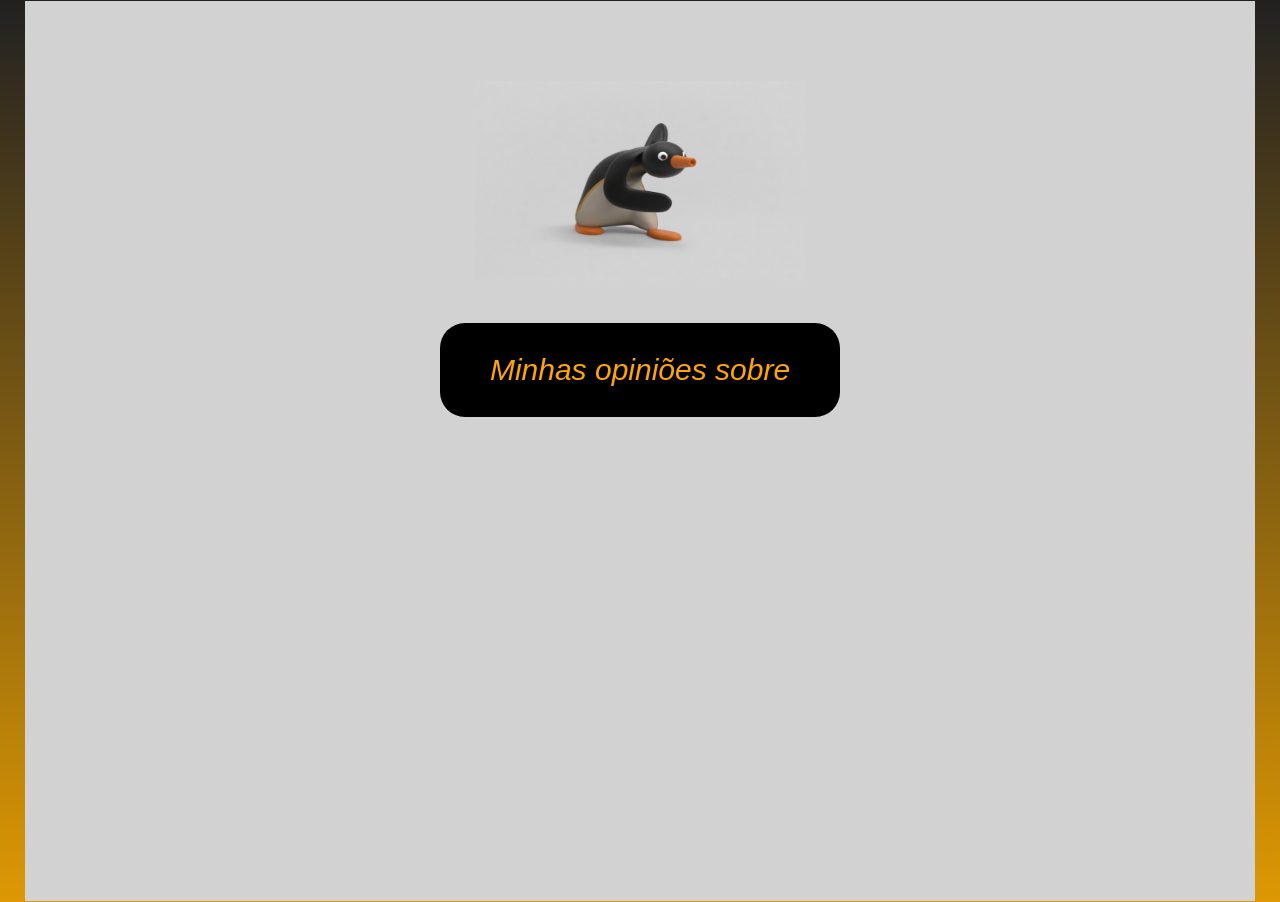
<file: Index.html>
<!DOCTYPE html>
<html lang="pt-br">

<head>
    <meta charset="UTF-8">
    <meta name="viewport" content="width=device-width, initial-scale=1.0">
    <title>SAS</title>

    <link rel="stylesheet" href="Style.css">
</head>

<body>

    <div id="centralizar">

        <img src="pingu.png" alt="Como eu sou" style="width:330px;height:200px;">

        <br><br>

    </div>

    <div class="menu">

        <button class="botao">
            Minhas opiniões sobre
        </button>

        <div class="opcoes">
            <a href="public/anime.html">Animes</a>
            <a href="public/filme.html">Filmes</a>
            <a href="public/jogo.html">Jogos</a>
        </div>

    </div>

    <script>

        const botao = document.querySelector(".botao");
        const opcoes = document.querySelector(".opcoes");

        botao.addEventListener("click", () => {

            if(opcoes.style.display === "block"){
                opcoes.style.display = "none";
            }
            else{
                opcoes.style.display = "block";
            }

        });

    </script>

</body>

</html>
</file>
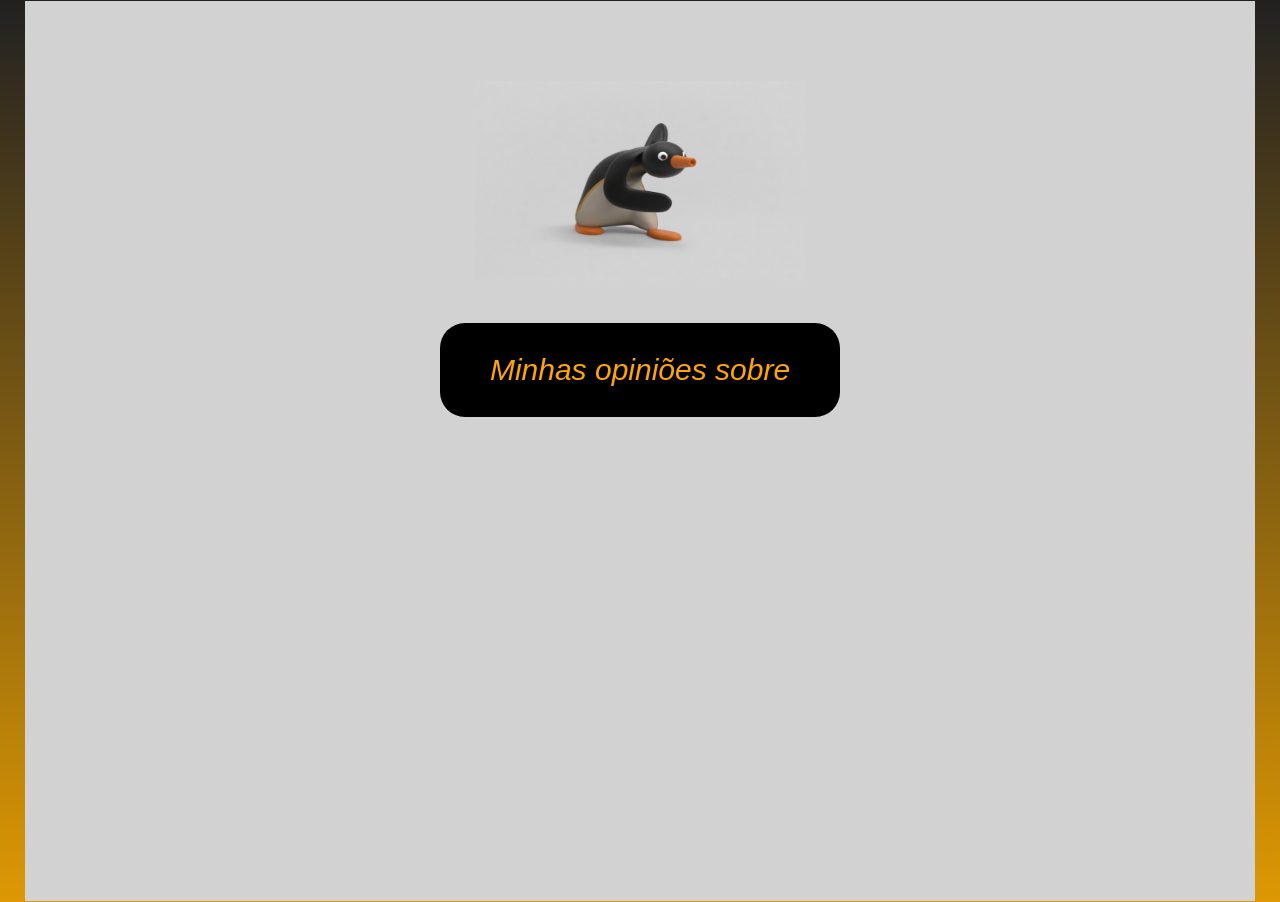
<file: index.html>
<!DOCTYPE html>
<html lang="pt-br">

<head>
    <meta charset="UTF-8">
    <meta name="viewport" content="width=device-width, initial-scale=1.0">
    <title>SAS</title>

    <link rel="stylesheet" href="style.css">
</head>

<body>

    <div id="centralizar">

        <img src="pingu.png" alt="Como eu sou" style="width:330px;height:200px;">

        <br><br>

    </div>

    <div class="menu">

        <button class="botao">
            Minhas opiniões sobre
        </button>

        <div class="opcoes">
            <a href="public/anime.html">Animes</a>
            <a href="public/filme.html">Filmes</a>
            <a href="public/jogo.html">Jogos</a>
        </div>

    </div>

    <script>

        const botao = document.querySelector(".botao");
        const opcoes = document.querySelector(".opcoes");

        botao.addEventListener("click", () => {

            if(opcoes.style.display === "block"){
                opcoes.style.display = "none";
            }
            else{
                opcoes.style.display = "block";
            }

        });

    </script>

</body>

</html>
</file>
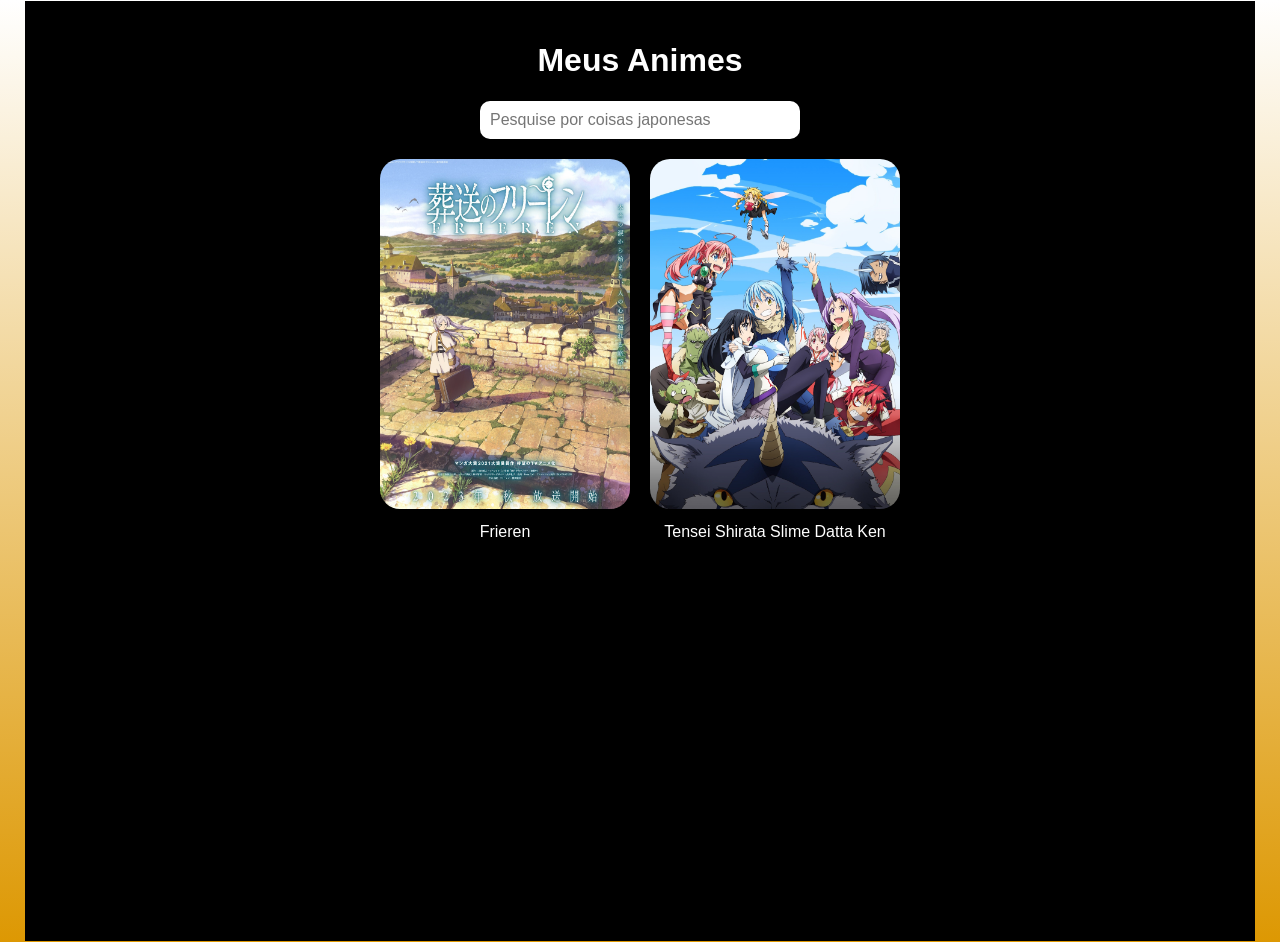
<file: public/anime.html>
<!DOCTYPE html>
<html lang="en">
<head>
    
    <meta charset="UTF-8">
    <meta name="viewport" content="width=device-width, initial-scale=1.0">
    
    <title>Animes</title>

    <link rel="stylesheet" href="style2.css">
</head>

<body>
    
   <h1>Meus Animes</h1>

    <!-- Barra de pesquisa -->
    <input 
        type="text" 
        id="pesquisa" 
        placeholder="Pesquise por coisas japonesas"
    >

        <!-- Lista de animes -->
    <div class="container" id="lista">

        <a href="anime/páginas/frieren/Frieren.html" class="card">
            <img src="anime/capas/frieren.jpg" alt="Frieren">
            <p>Frieren</p>
        </a>

        <a href="anime/páginas/tensei_shitara_slime/Tensei Shitara Suraimu Datta Ken.html" class="card">
            <img src="anime/capas/slime.jpg" alt="Frieren">
            <p>Tensei Shirata Slime Datta Ken</p>
        </a>

    </div>

    <script src="script.js"></script>

</body>

</html>
</file>
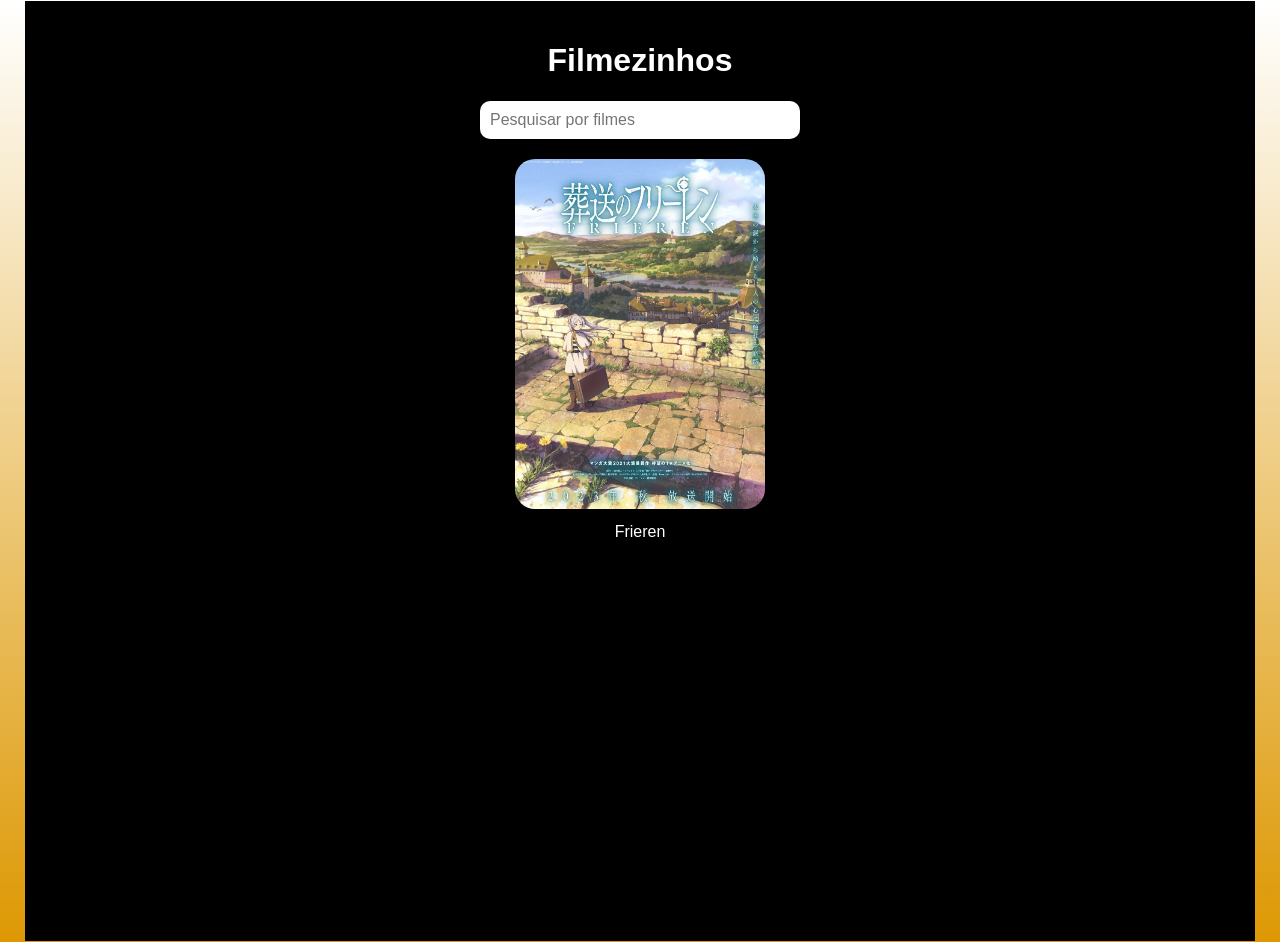
<file: public/filme.html>
<!DOCTYPE html>
<html lang="en">
<head>
    
    <meta charset="UTF-8">
    <meta name="viewport" content="width=device-width, initial-scale=1.0">
    
    <title>Filmes</title>

    <link rel="stylesheet" href="style2.css">
</head>

<body>
    
   <h1>Filmezinhos</h1>

    <!-- Barra de pesquisa -->
    <input 
        type="text" 
        id="pesquisa" 
        placeholder="Pesquisar por filmes"
    >

        <!-- Lista de animes -->
    <div class="container" id="lista">

        <a href="anime/páginas/frieren.html" class="card">
            <img src="anime/capas/frieren.jpg" alt="Frieren">
            <p>Frieren</p>
        </a>

    </div>

    <script src="script.js"></script>

</body>

</html>
</file>
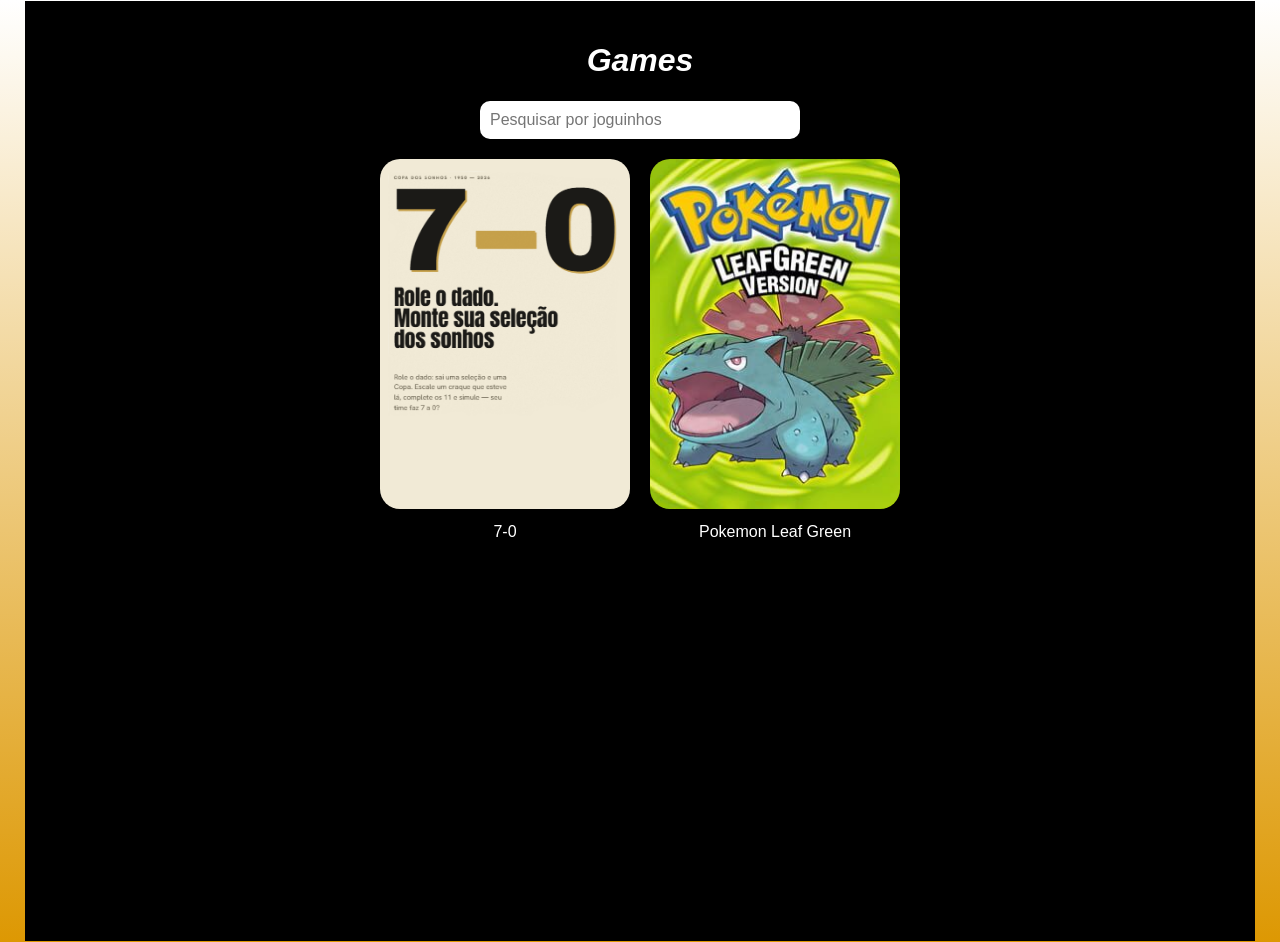
<file: public/jogo.html>
<!DOCTYPE html>
<html lang="en">
<head>
    
    <meta charset="UTF-8">
    <meta name="viewport" content="width=device-width, initial-scale=1.0">
    
    <title>Jogos</title>

    <link rel="stylesheet" href="style2.css">
</head>

<body>
    
   <h1 style="font-style: italic;" >Games</h1>

    <!-- Barra de pesquisa -->
    <input 
        type="text" 
        id="pesquisa" 
        placeholder="Pesquisar por joguinhos"
    >

        <!-- Lista de animes -->
    <div class="container" id="lista">

        <a href="jogos/páginas/leaf green/pokemon_leaf_green.html" class="card">
            <img src="jogos/capas/leaf green.jpg" alt="Frieren">
            <p>Pokemon Leaf Green</p>
        </a>

        <a href="jogos/páginas/setezero/setezero.html" class="card">
            <img src="jogos/capas/setezero.png" alt="Frieren">
            <p>7-0</p>
        </a>

    </div>

    <script src="script.js"></script>

</body>

</html>
</file>
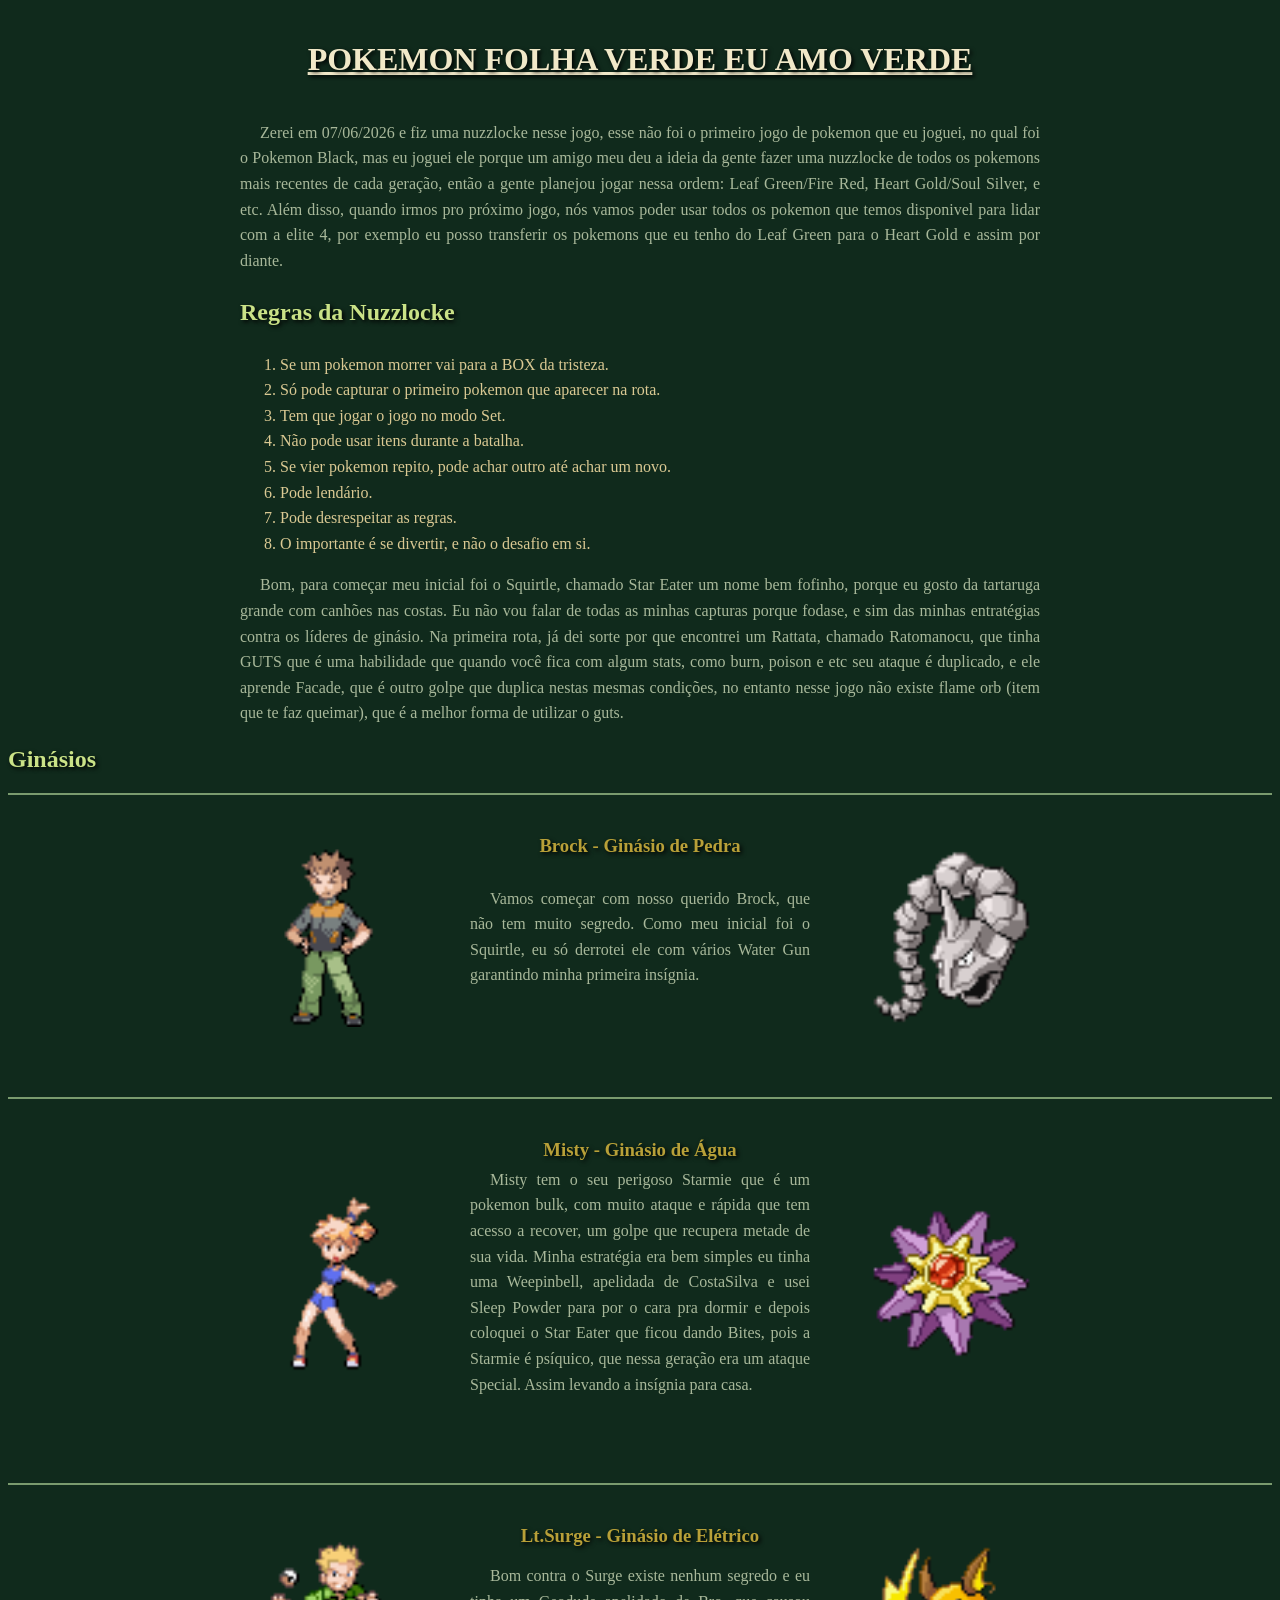
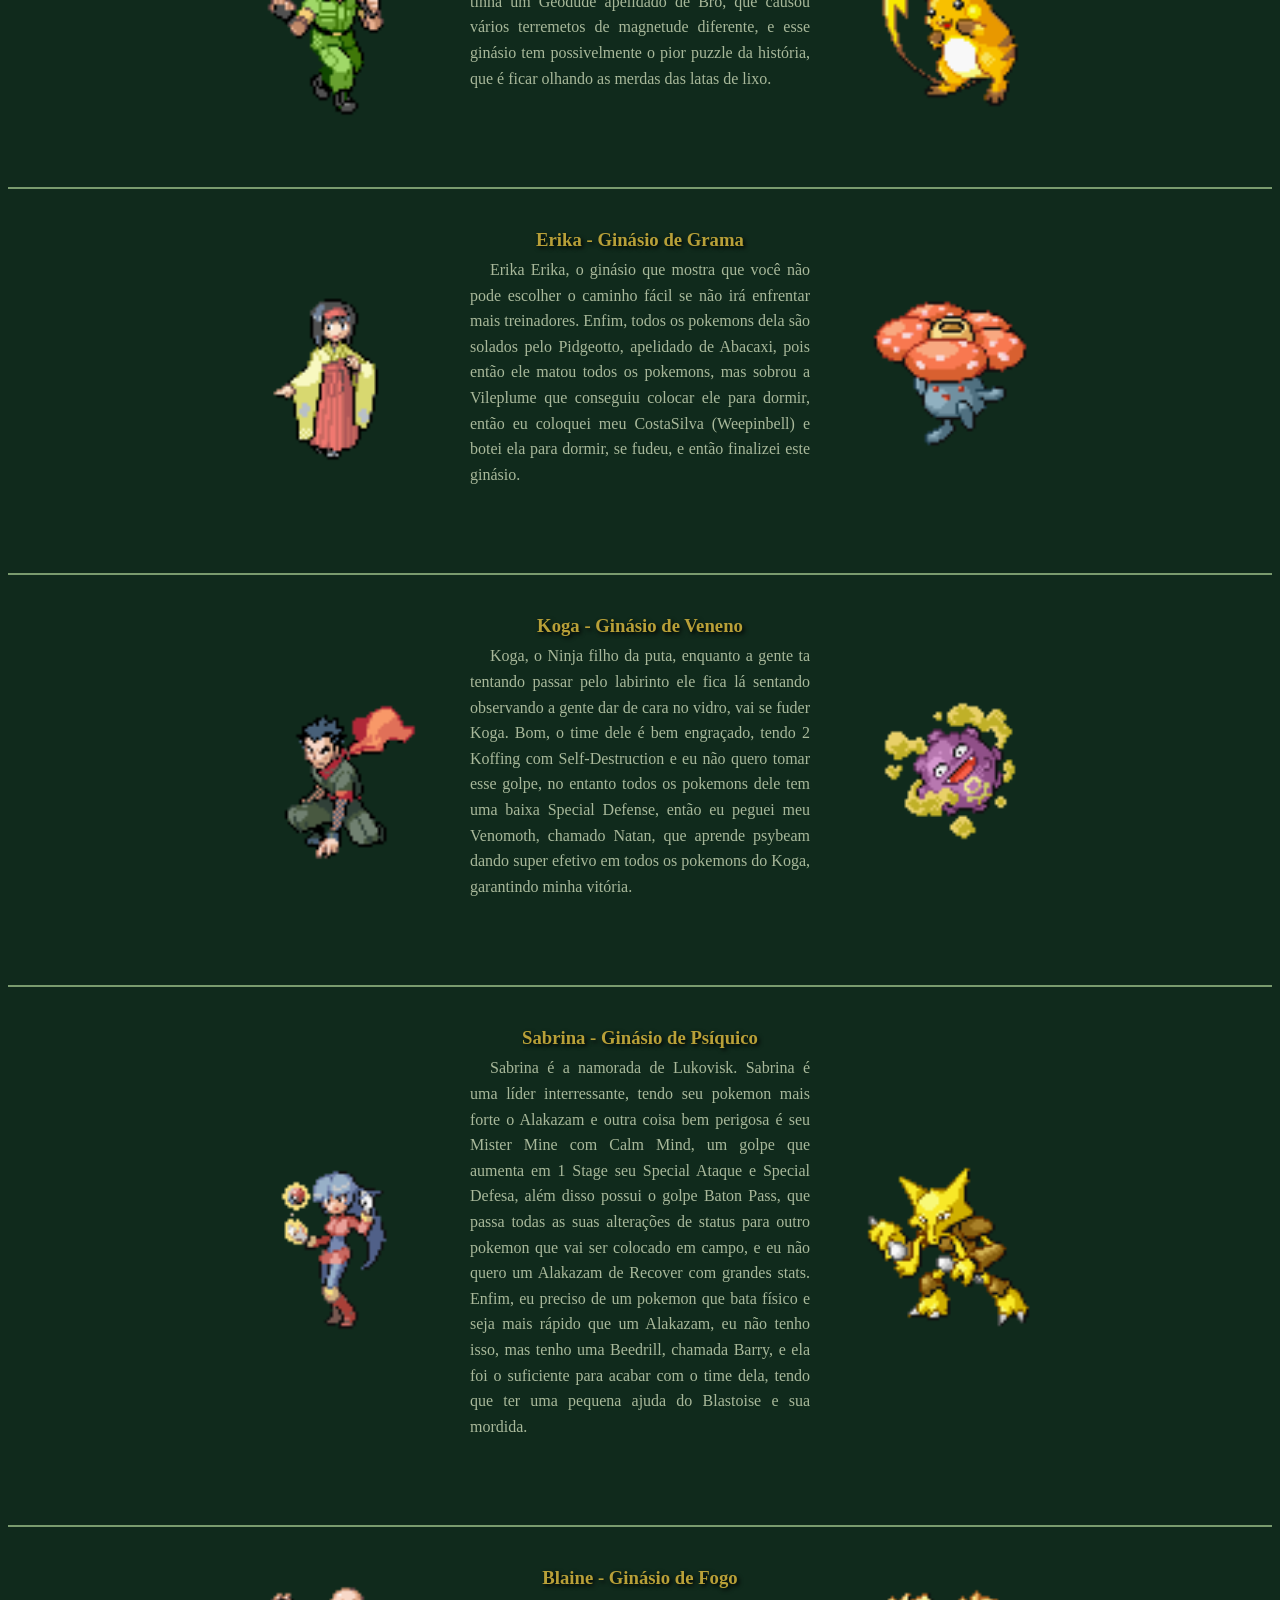
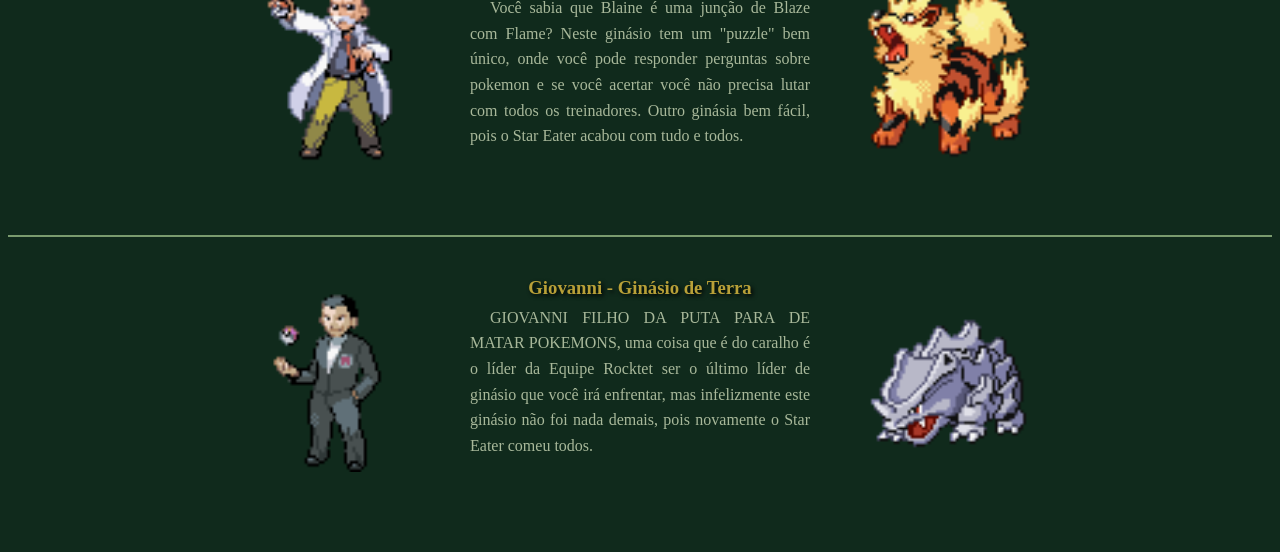
<file: public/jogos/páginas/leaf green/pokemon_leaf_green.html>
<!DOCTYPE html>
<html lang="pt-br">
<head>
    
    <meta charset="UTF-8">
    <meta name="viewport" content="width=device-width, initial-scale=1.0">
    <title>Pokemon Folha Verde</title>

    <link rel="stylesheet" href="../../../assets/style_das_paginas.css">

<style>
    body{
        background-color: #102A1C;
    }

    h1 {
        color: #F1E8C8;
        text-align: center;
        text-shadow: 2px 2px 4px #000;
    }

    p  {
        color: #A8B89A;
        text-indent: 20px;
        
    }

    li {
        color: #dac993;
    }

    h2 {
        color: rgb(202, 226, 135);
        text-shadow: 2px 2px 4px #000;
    }

    hr {
        background-color: rgb(136, 100, 127);
        border: none;
        height: 2px;
    }

    .divisor {
        border-top: 2px solid #7a9b6e;
        padding: 30px 0;
    }

    .divisor h3 {
        margin-top: -40px;
        text-align: center;
        transform: translateY(50px);
        text-shadow: 2px 2px 4px #000;
        color: #b8a038;
    }
    
</style>


</head>

<body>
    
    <h1 style="padding-top: 20px;text-decoration: underline;">
        POKEMON FOLHA VERDE EU AMO VERDE
    </h1>
    
    <div class="texto">
        <p style="padding-top: 20px;">
            Zerei em 07/06/2026 e fiz uma nuzzlocke nesse jogo, esse não foi o primeiro 
            jogo de pokemon que eu joguei, no qual foi o Pokemon Black, mas eu joguei 
            ele porque um amigo meu deu a ideia da gente fazer uma nuzzlocke de todos os 
            pokemons mais recentes de cada geração, então a gente planejou jogar
            nessa ordem: Leaf Green/Fire Red, Heart Gold/Soul Silver, e etc. Além disso,
            quando irmos pro próximo jogo, nós vamos poder usar todos os pokemon que 
            temos disponivel para lidar com a elite 4, por exemplo eu posso transferir
            os pokemons que eu tenho do Leaf Green para o Heart Gold e assim por diante.
        </p>
        
        <h2>Regras da Nuzzlocke</h1>
        
        <ol>
            <li>Se um pokemon morrer vai para a BOX da tristeza.</li>
            <li>Só pode capturar o primeiro pokemon que aparecer na rota.</li>
            <li>Tem que jogar o jogo no modo Set.</li>
            <li>Não pode usar itens durante a batalha.</li>
            <li>Se vier pokemon repito, pode achar outro até achar um novo.</li>
            <li>Pode lendário.</li>
            <li>Pode desrespeitar as regras.</li>
            <li>O importante é se divertir, e não o desafio em si.</li>
        </ol>
        
        <p>
            Bom, para começar meu inicial foi o Squirtle, chamado Star Eater um nome 
            bem fofinho, porque eu gosto da tartaruga grande com canhões nas costas. 
            Eu não vou falar de todas as minhas capturas porque fodase, e sim das minhas 
            entratégias contra os líderes de ginásio. Na primeira rota, já dei sorte 
            por que encontrei um Rattata, chamado Ratomanocu, que tinha GUTS que é uma 
            habilidade que quando você fica com algum stats, como burn, poison
            e etc seu ataque é duplicado, e ele aprende Facade, que é outro 
            golpe que duplica nestas mesmas condições, no entanto nesse jogo não
            existe flame orb (item que te faz queimar), que é a melhor forma de
            utilizar o guts.
        </p>
    </div>

    <h2>Ginásios</h2>
    

    <div class="divisor">
        <h3>Brock - Ginásio de Pedra</h3>

        <div class="texto-do-lado-da-imagem">
            <img src="imagens/Spr_FRLG_Brock.png" alt="Brock">

            <p>
                Vamos começar com nosso querido Brock, que não tem muito segredo.
                Como meu inicial foi o Squirtle, eu só derrotei ele com vários Water Gun
                garantindo minha primeira insígnia.
            </p>

            <img src="imagens/onix.png" alt="Onix">
        </div>
        
    </div>
    
    <div class="divisor">
        <h3>Misty - Ginásio de Água</h3>

        <div class="texto-do-lado-da-imagem">
            <img src="imagens/Spr_FRLG_Misty.png" alt="Misty">

            <p>
                Misty tem o seu perigoso Starmie que é um pokemon bulk,
                com muito ataque e rápida que tem acesso a recover, um golpe
                que recupera metade de sua vida. Minha estratégia era bem 
                simples eu tinha uma Weepinbell, apelidada de CostaSilva
                e usei Sleep Powder para por o cara pra dormir e depois
                coloquei o Star Eater que ficou dando Bites, pois a Starmie é 
                psíquico, que nessa geração era um ataque Special. Assim levando
                a insígnia para casa.
            </p>

            <img src="imagens/starmie.png" alt="Starmie">
        </div>
    </div>

    <div class="divisor">
        <h3>Lt.Surge - Ginásio de Elétrico</h3>

        <div class="texto-do-lado-da-imagem">
            <img src="imagens/Spr_FRLG_Lt_Surge.png" alt="Lt.Surge">

            <p>
                Bom contra o Surge existe nenhum segredo e eu tinha um Geodude apelidado
                de Bro, que causou vários terremetos de magnetude diferente, e esse ginásio 
                tem possivelmente o pior puzzle da história, que é ficar olhando as 
                merdas das latas de lixo. 
            </p>

            <img src="imagens/raichu.png" alt="Raichu">
        </div>
    </div>

    <div class="divisor">
        <h3>Erika - Ginásio de Grama</h3>

        <div class="texto-do-lado-da-imagem">
            <img src="imagens/Spr_FRLG_Erika.png" alt="Erika">

            <p>
                Erika Erika, o ginásio que mostra que você não pode escolher o
                caminho fácil se não irá enfrentar mais treinadores. Enfim, todos
                os pokemons dela são solados pelo Pidgeotto, apelidado de Abacaxi,
                pois então ele matou todos os pokemons, mas sobrou a Vileplume que 
                conseguiu colocar ele para dormir, então eu coloquei meu CostaSilva
                (Weepinbell) e botei ela para dormir, se fudeu, e então finalizei
                este ginásio.
            </p>

            <img src="imagens/vileplume.png" alt="vileplume">
        </div>
    </div>

    <div class="divisor">
        <h3>Koga - Ginásio de Veneno</h3>

        <div class="texto-do-lado-da-imagem">
            <img src="imagens/Spr_FRLG_Koga.png" alt="Koga">

            <p>
                Koga, o Ninja filho da puta, enquanto a gente ta tentando passar pelo
                labirinto ele fica lá sentando observando a gente dar de cara no vidro,
                vai se fuder Koga. Bom, o time dele é bem engraçado, tendo 2 Koffing
                com Self-Destruction e eu não quero tomar esse golpe, no entanto todos
                os pokemons dele tem uma baixa Special Defense, então eu peguei meu
                Venomoth, chamado Natan, que aprende psybeam dando super efetivo em todos
                os pokemons do Koga, garantindo minha vitória.
            </p>

            <img src="imagens/koffing.png" alt="koffing">
        </div>
    </div>

    <div class="divisor">
        <h3>Sabrina - Ginásio de Psíquico</h3>

        <div class="texto-do-lado-da-imagem">
            <img src="imagens/Spr_FRLG_Sabrina.png" alt="Sabrina">

            <p>
                Sabrina é a namorada de Lukovisk.
                Sabrina é uma líder interressante, tendo seu pokemon mais forte
                o Alakazam e outra coisa bem perigosa é seu Mister Mine com Calm Mind,
                um golpe que aumenta em 1 Stage seu Special Ataque e Special Defesa,
                além disso possui o golpe Baton Pass, que passa todas as suas alterações
                de status para outro pokemon que vai ser colocado em campo, e eu não quero
                um Alakazam de Recover com grandes stats. Enfim, eu preciso de um pokemon 
                que bata físico e seja mais rápido que um Alakazam, eu não tenho isso, mas
                tenho uma Beedrill, chamada Barry, e ela foi o suficiente para acabar com o
                time dela, tendo que ter uma pequena ajuda do Blastoise e sua mordida.
            </p>

            <img src="imagens/alakazam.png" alt="alakazam">
        </div>
    </div>

    <div class="divisor">
        <h3>Blaine - Ginásio de Fogo</h3>

        <div class="texto-do-lado-da-imagem">
            <img src="imagens/Spr_FRLG_Blaine.png" alt="Blaine">

            <p>
                Você sabia que Blaine é uma junção de Blaze com Flame? Neste ginásio
                tem um "puzzle" bem único, onde você pode responder perguntas sobre pokemon
                e se você acertar você não precisa lutar com todos os treinadores. Outro
                ginásia bem fácil, pois o Star Eater acabou com tudo e todos.
            </p>

            <img src="imagens/arcanine.png" alt="arcanine">
        </div>
    </div>

    <div class="divisor">
        <h3>Giovanni - Ginásio de Terra</h3>

        <div class="texto-do-lado-da-imagem">
            <img src="imagens/Spr_FRLG_Giovanni.png" alt="Giovanni">

            <p>
                GIOVANNI FILHO DA PUTA PARA DE MATAR POKEMONS, uma coisa que é do caralho
                é o líder da Equipe Rocktet ser o último líder de ginásio que você irá enfrentar,
                mas infelizmente este ginásio não foi nada demais, pois novamente o 
                Star Eater comeu todos.
            </p>

            <img src="imagens/rhyhorn.png" alt="rhyhorn">
        </div>
    </div>

</body>

</html>
</file>
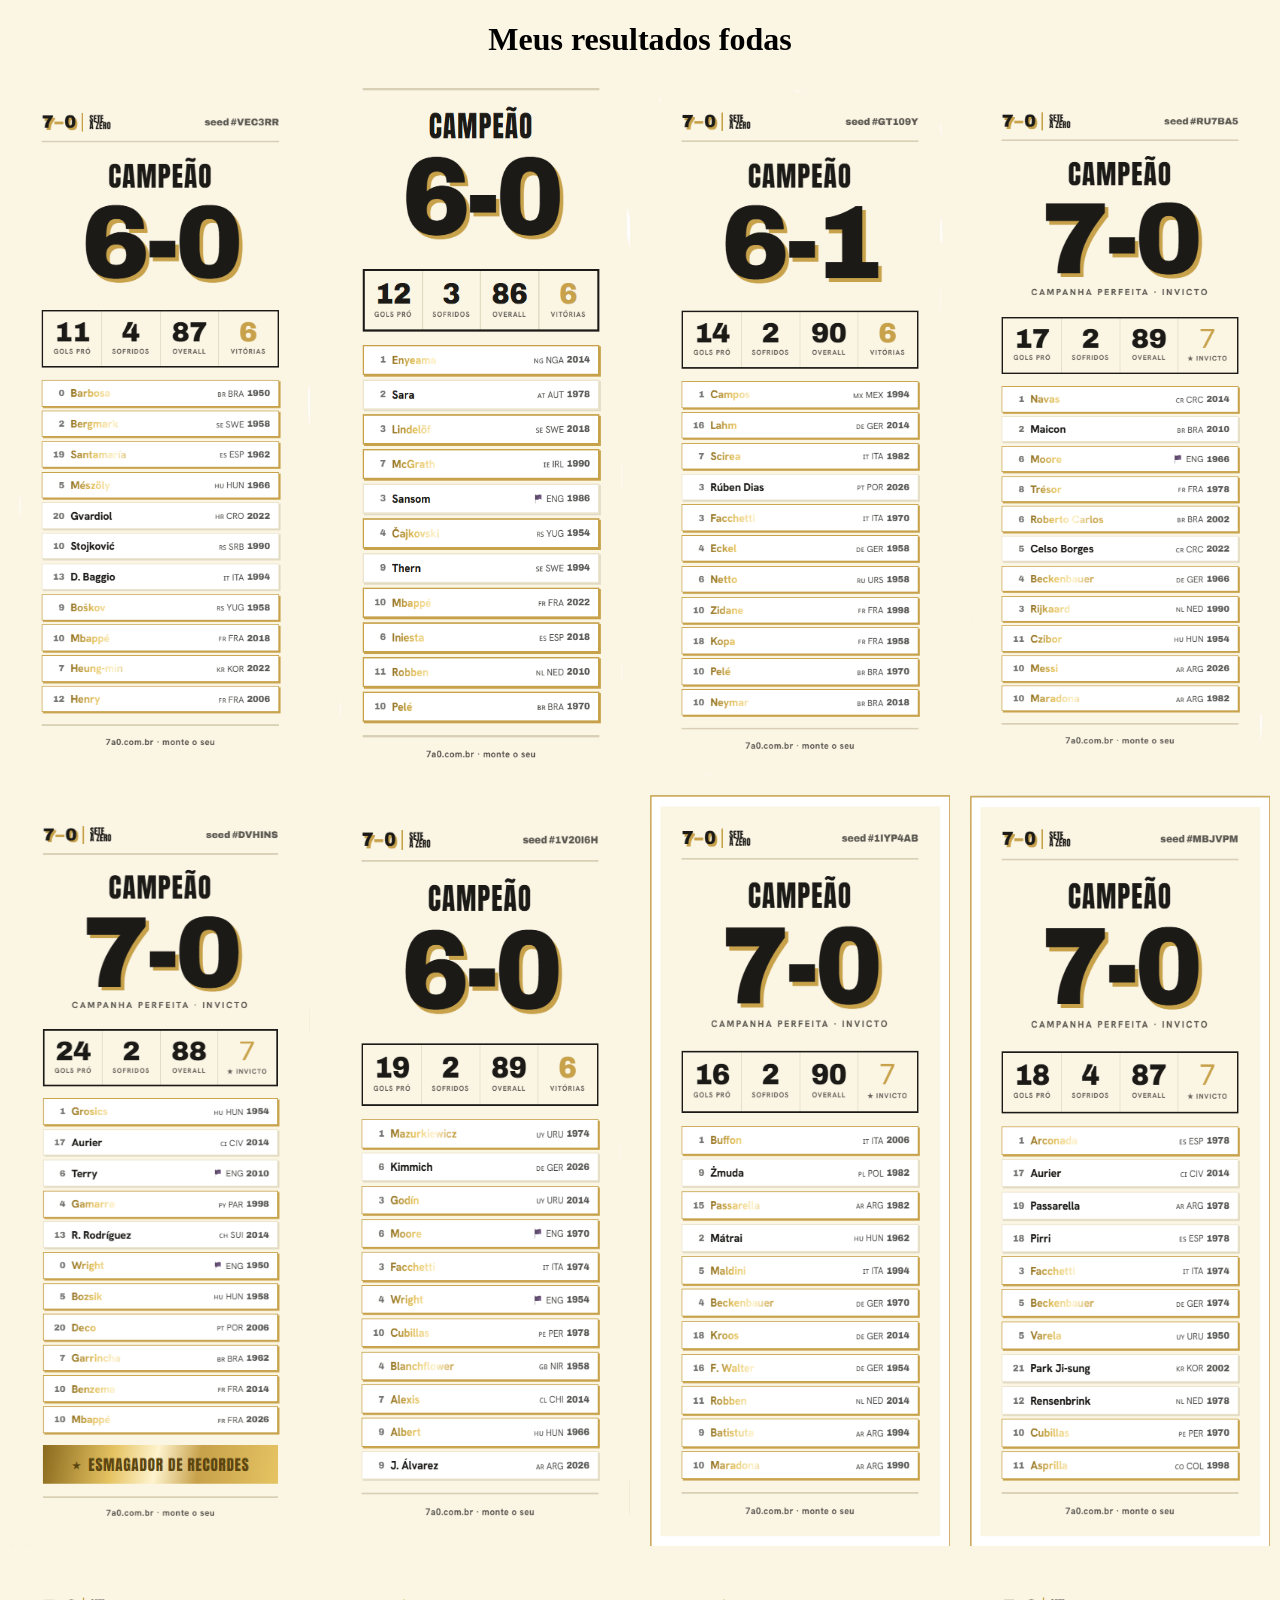
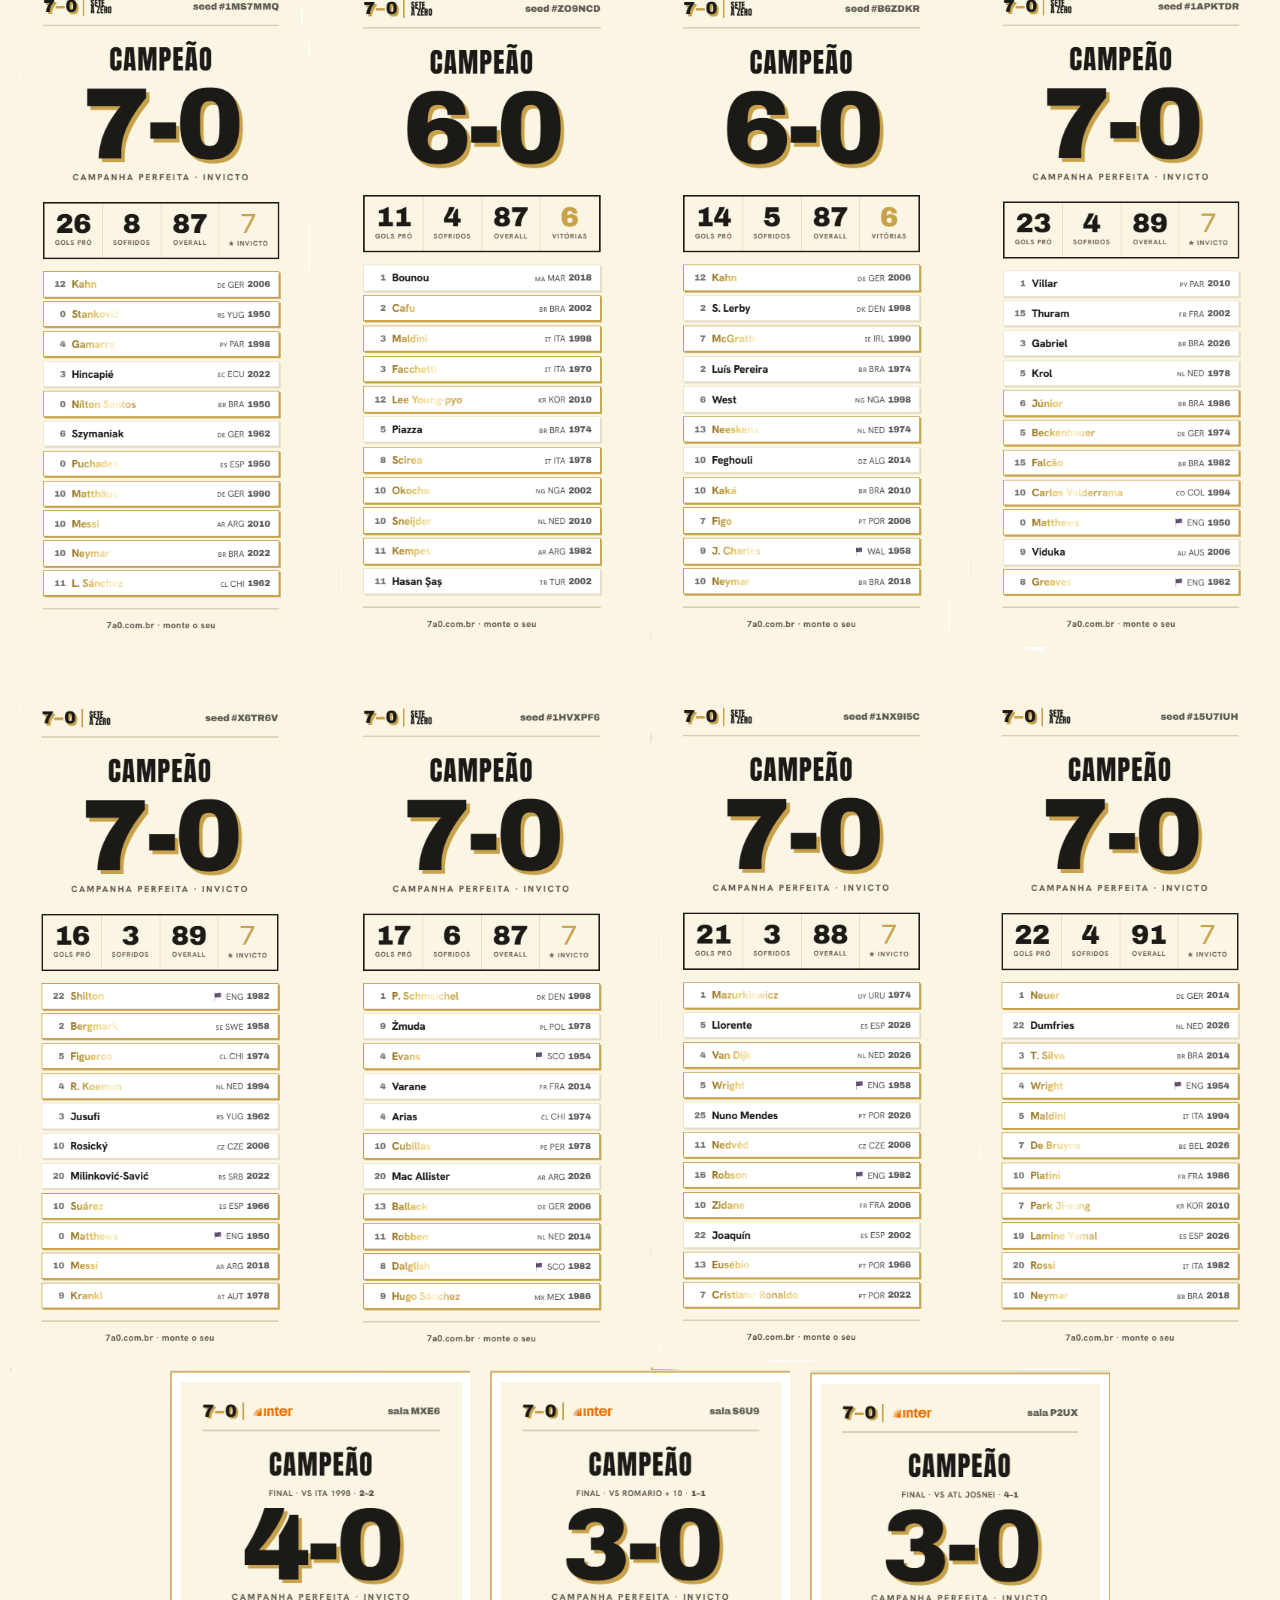
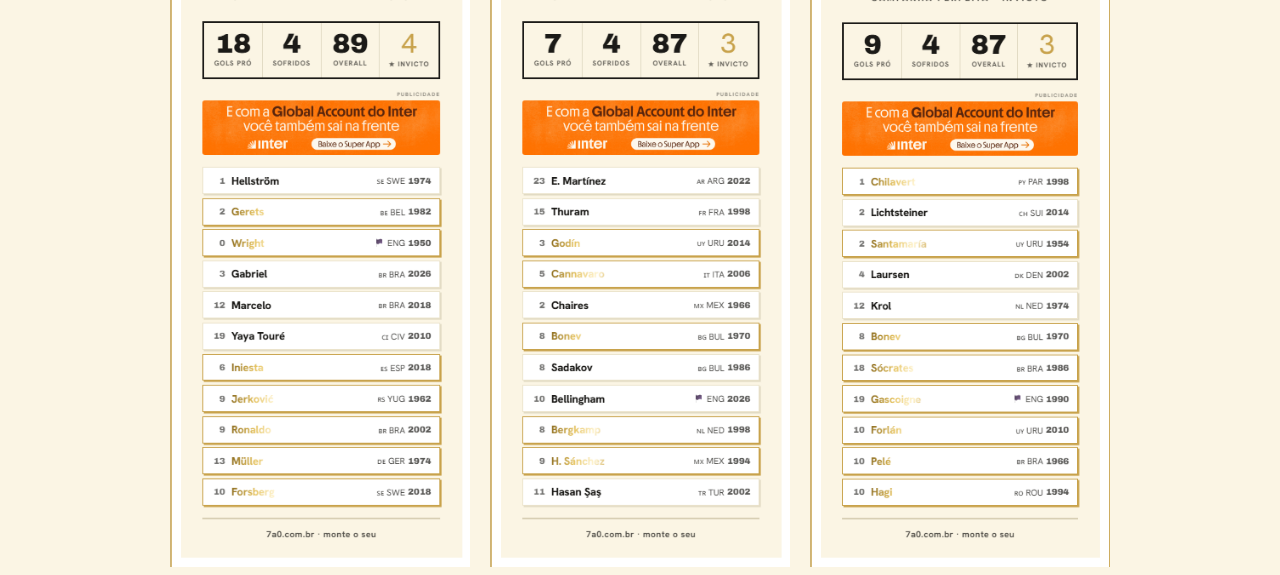
<file: public/jogos/páginas/setezero/setezero.html>
<!DOCTYPE html>
<html lang="en">
<head>
    <meta charset="UTF-8">
    <meta name="viewport" content="width=device-width, initial-scale=1.0">
    <title>7-0</title>

    <link rel="stylesheet" href="setezeri.css">

</head>

<body>

    <h1>Meus resultados fodas</h1>

    <div class="galeria">

        <img src="imagens/6-0 com overall 87.png">
        <img src="imagens/6-0 Mbappé passa pro pelé.png">
        <img src="imagens/6-1 mafia.png">
        <img src="imagens/7-0 com a esquerda mais forte da história.png">
        <img src="imagens/Captura de tela 2026-06-11 232702.png" alt="">
        <img src="imagens/Captura de tela 2026-06-12 130335.png" alt="">
        <img src="imagens/Captura de tela 2026-06-13 083947.png" alt="">
        <img src="imagens/Captura de tela 2026-06-14 113841.png" alt="">
        <img src="imagens/Captura de tela 2026-06-14 140115.png" alt="">
        <img src="imagens/Captura de tela 2026-06-14 142749.png" alt="">
        <img src="imagens/Captura de tela 2026-06-14 143100.png" alt="">
        <img src="imagens/Captura de tela 2026-06-14 143941.png" alt="">
        <img src="imagens/Captura de tela 2026-06-14 144402.png" alt="">
        <img src="imagens/Captura de tela 2026-06-14 202201.png" alt="">
        <img src="imagens/Captura de tela 2026-06-15 170748.png" alt="">
        <img src="imagens/Captura de tela 2026-06-15 233944.png" alt="">

    </div>

    <div class="galeria">

        <img src="imagens/contra os amigos (1).png" alt="">
        <img src="imagens/contra os amigos (2).png" alt="">
        <img src="imagens/contra os amigos (3).png" alt="">

    </div>
</body>

</html>
</file>
<file: Style.css>
div#centralizar { /* Serve apenas para centralizar as coisas */
    text-align: center;
    margin: 80px;
}



body{ /* Cria as bordas que tem esse degrade */ 
    margin: 0;
    background-color: rgb(210, 210, 210);

    border-top: 1px solid rgb(189, 111, 10);
    border-left: 25px solid rgb(189, 111, 10);
    border-right: 25px solid rgb(189, 111, 10);
    border-bottom: 1px solid rgb(189, 111, 10);
    
    border-image: linear-gradient(to bottom, rgb(34, 33, 33), rgb(221, 152, 3)) 1;

    min-height: 100vh;
}

button { /*  */
    
    background-color: rgb(0, 0, 0);
    border: none;
    color: rgb(199, 132, 9);
    padding: 20px 80px;
    text-align: center;
    text-decoration: none;
    display: inline-block;
    font-size: 30px;
    margin: 0px 10px;
    cursor: pointer;
    
}

.menu{
    display: flex;
    flex-direction: column;
    align-items: center;

    margin-top: -60px;
}

.botao{
    background-color: black;
    color: orange;

    font-size: 30px;
    font-style: italic;

    width: 400px;
    padding: 30px;

    border: none;
    border-radius: 25px;

    cursor: pointer;
}

.opcoes{
    display: none;

    width: 300px;

    background-color: rgb(15,15,15);

    border-radius: 10px 10px 15px 15px;

    margin-top: -3px;
    padding-top: 0;
    text-align: center;
   
}

.opcoes a{
    display: block;

    color: orange;

    text-decoration: none;

    padding: 18px;

    font-size: 22px;
    border-radius: 10px 10px 15px 15px;
    transition: 0,3s;
}


.opcoes a:hover{
    background-color: rgb(40,40,40);
}
</file>
<file: style.css>
div#centralizar { /* Serve apenas para centralizar as coisas */
    text-align: center;
    margin: 80px;
}



body{ /* Cria as bordas que tem esse degrade */ 
    margin: 0;
    background-color: rgb(210, 210, 210);

    border-top: 1px solid rgb(189, 111, 10);
    border-left: 25px solid rgb(189, 111, 10);
    border-right: 25px solid rgb(189, 111, 10);
    border-bottom: 1px solid rgb(189, 111, 10);
    
    border-image: linear-gradient(to bottom, rgb(34, 33, 33), rgb(221, 152, 3)) 1;

    min-height: 100vh;
}

button { /*  */
    
    background-color: rgb(0, 0, 0);
    border: none;
    color: rgb(199, 132, 9);
    padding: 20px 80px;
    text-align: center;
    text-decoration: none;
    display: inline-block;
    font-size: 30px;
    margin: 0px 10px;
    cursor: pointer;
    
}

.menu{
    display: flex;
    flex-direction: column;
    align-items: center;

    margin-top: -60px;
}

.botao{
    background-color: black;
    color: orange;

    font-size: 30px;
    font-style: italic;

    width: 400px;
    padding: 30px;

    border: none;
    border-radius: 25px;

    cursor: pointer;
}

.opcoes{
    display: none;

    width: 300px;

    background-color: rgb(15,15,15);

    border-radius: 10px 10px 15px 15px;

    margin-top: -3px;
    padding-top: 0;
    text-align: center;
   
}

.opcoes a{
    display: block;

    color: orange;

    text-decoration: none;

    padding: 18px;

    font-size: 22px;
    border-radius: 10px 10px 15px 15px;
    transition: 0,3s;
}


.opcoes a:hover{
    background-color: rgb(40,40,40);
}
</file>
<file: public/style2.css>
body{ /* Cria as bordas que tem esse degrade */ 
    margin: 0;
    background-color: rgb(0, 0, 0);

    border-top: 1px solid rgb(189, 111, 10);
    border-left: 25px solid rgb(189, 111, 10);
    border-right: 25px solid rgb(189, 111, 10);
    border-bottom: 1px solid rgb(189, 111, 10);
    
    border-image: linear-gradient(to bottom, rgb(255, 255, 255), rgb(221, 152, 3)) 1;

    min-height: 100vh;
}

body{
    background-color: black;
    color: white;
    font-family: Arial, Helvetica, sans-serif;
    padding: 20px;
}

h1{
    text-align: center;
}

#pesquisa{
    display: block;
    margin: 20px auto;
    padding: 10px;
    width: 300px;
    border-radius: 10px;
    border: none;
    font-size: 16px;
}

.container{
    display: flex;
    flex-wrap: wrap;
    gap: 20px;
    justify-content: center;
}

.card{
    text-decoration: none;
    color: rgb(255, 255, 255);
    width: 250px;
    transition: 0.3s;
}

.card:hover{
    transform: scale(1.05);
}

.card img{
    width: 100%;
    height: 350px;
    object-fit: cover;
    border-radius: 20px;
}

.card p{
    text-align: center;
    margin-top: 10px;
}
</file>
<file: public/assets/style_das_paginas.css>
/* Coisas utilizadas internacionalmente */

.texto { /* Deixo o texto bonitinho na página */
    max-width: 800px;
    margin: auto;
    line-height: 1.6;
    text-align: justify;
}
/*xxxxxxxxxxxxxxxxxxxxxxxxxxxxxxxxxxxxxxxxxxxxxxxxxx*/

/* Todo esse esquema é para o texto ficar na direita*/
.texto-do-lado-da-imagem { /* Serve para deixar o texto do lado de uma imagem*/
    display: flex;
    align-items: center;
    gap: 50px;
    max-width: 800px;
    margin: 40px auto;
}

.texto-do-lado-da-imagem img {
    width: 180px;
    height: auto;
    flex-shrink: 0;
}

.texto-do-lado-da-imagem p {
    max-width: 500px;
    line-height: 1.6;
    text-align: justify;
}

/*.divisor {  Serve para separar uma parte da outra, 
criando uma linha em cima deixei desabilidade aqui por que a cor depende de site para site
        border-top: 2px solid #7a9b6e;
        padding: 30px 0;
    }*/
/*xxxxxxxxxxxxxxxxxxxxxxxxxxxxxxxxxxxxxxxxxxxxxxxxxx*/
</file>
<file: public/jogos/páginas/setezero/setezeri.css>
h1 {
    text-align: center;
}

.galeria {
    display: flex;
    justify-content: center;
    gap: 20px;
    flex-wrap: wrap;
}

.galeria img {
    width: 300px;
}

body {
    background-color: rgb(251, 245, 228);
}
</file>
